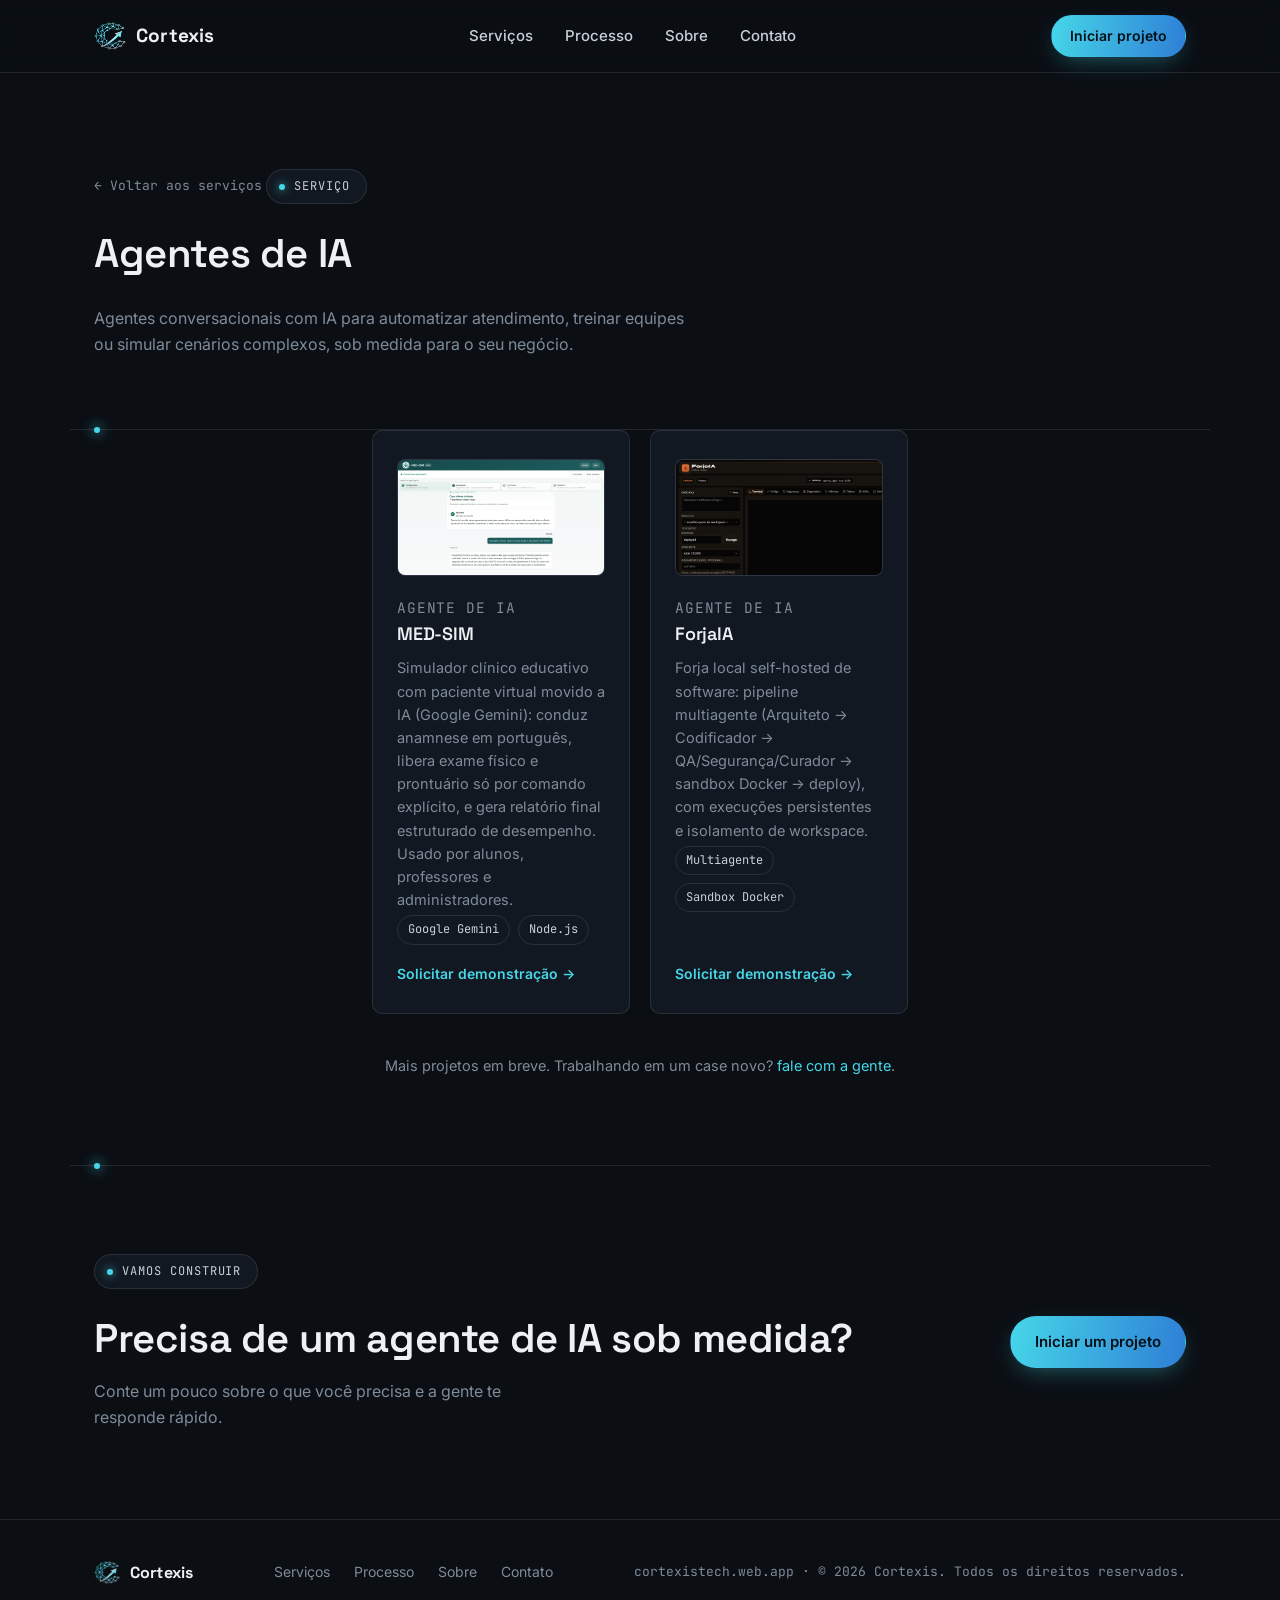
<file: agentes-ia.html>
<!DOCTYPE html>
<html lang="pt-BR">
<head>
<meta charset="UTF-8">
<meta name="viewport" content="width=device-width, initial-scale=1.0">
<title>Agentes de IA — Portfólio Cortexis</title>
<meta name="description" content="Agentes conversacionais com IA desenvolvidos pela Cortexis para automatizar atendimento, treinar equipes ou simular cenários complexos.">
<link rel="canonical" href="https://cortexistech.web.app/agentes-ia.html">
<link rel="icon" href="img/favicon.svg" type="image/svg+xml">
<link rel="preconnect" href="https://fonts.googleapis.com">
<link rel="preconnect" href="https://fonts.gstatic.com" crossorigin>
<link href="https://fonts.googleapis.com/css2?family=Space+Grotesk:wght@500;600;700&family=Inter:wght@400;500;600&family=JetBrains+Mono:wght@400;500&display=swap" rel="stylesheet">
<link rel="stylesheet" href="css/style.css">
</head>
<body>

<a class="skip-link" href="#main">Pular para o conteúdo</a>

<header class="site-header" id="top">
  <div class="wrap header-inner">
    <a href="index.html#top" class="brand" aria-label="Cortexis — início">
      <img class="brand-mark" src="img/logo-icon.png" alt="" width="32" height="29">
      <span>Cortexis</span>
    </a>

    <nav class="main-nav" id="main-nav">
      <a href="index.html#servicos">Serviços</a>
      <a href="index.html#processo">Processo</a>
      <a href="index.html#sobre">Sobre</a>
      <a href="index.html#contato">Contato</a>
    </nav>

    <div class="header-actions">
      <a href="index.html#contato" class="btn btn-primary btn-small">Iniciar projeto</a>
      <button class="nav-toggle" id="navToggle" aria-expanded="false" aria-controls="main-nav" aria-label="Abrir menu">
        <span></span><span></span><span></span>
      </button>
    </div>
  </div>
</header>

<main id="main">

  <section class="page-hero">
    <div class="wrap">
      <a href="index.html#servicos" class="back-link">← Voltar aos serviços</a>
      <p class="eyebrow"><span class="eyebrow-dot"></span>Serviço</p>
      <h1 class="section-title">Agentes de IA</h1>
      <p class="section-sub">
        Agentes conversacionais com IA para automatizar atendimento, treinar equipes
        ou simular cenários complexos, sob medida para o seu negócio.
      </p>
    </div>
  </section>

  <div class="divider" role="presentation"><span></span></div>

  <section class="portfolio">
    <div class="wrap">
      <div class="card-grid portfolio-grid">

        <article class="card portfolio-card">
          <div class="portfolio-thumb portfolio-thumb-img">
            <img src="img/portfolio/medsim.jpg" alt="Simulação de anamnese em andamento no MED-SIM, com o paciente virtual respondendo perguntas" loading="lazy">
          </div>
          <p class="portfolio-tag">Agente de IA</p>
          <h3>MED-SIM</h3>
          <p>Simulador clínico educativo com paciente virtual movido a IA (Google Gemini): conduz anamnese em português, libera exame físico e prontuário só por comando explícito, e gera relatório final estruturado de desempenho. Usado por alunos, professores e administradores.</p>
          <ul class="portfolio-stack">
            <li>Google Gemini</li>
            <li>Node.js</li>
          </ul>
          <a href="index.html#contato" class="portfolio-link">Solicitar demonstração →</a>
        </article>

        <article class="card portfolio-card">
          <div class="portfolio-thumb portfolio-thumb-img">
            <img src="img/portfolio/forjaia.jpg" alt="Painel do ForjaIA mostrando o pipeline multiagente de desenvolvimento de software" loading="lazy">
          </div>
          <p class="portfolio-tag">Agente de IA</p>
          <h3>ForjaIA</h3>
          <p>Forja local self-hosted de software: pipeline multiagente (Arquiteto → Codificador → QA/Segurança/Curador → sandbox Docker → deploy), com execuções persistentes e isolamento de workspace.</p>
          <ul class="portfolio-stack">
            <li>Multiagente</li>
            <li>Sandbox Docker</li>
          </ul>
          <a href="index.html#contato" class="portfolio-link">Solicitar demonstração →</a>
        </article>

      </div>

      <p class="portfolio-note">Mais projetos em breve. Trabalhando em um case novo? <a href="index.html#contato">fale com a gente</a>.</p>
    </div>
  </section>

  <div class="divider" role="presentation"><span></span></div>

  <section class="contact contact-cta">
    <div class="wrap contact-cta-inner">
      <div>
        <p class="eyebrow"><span class="eyebrow-dot"></span>Vamos construir</p>
        <h2 class="section-title">Precisa de um agente de IA sob medida?</h2>
        <p class="section-sub">Conte um pouco sobre o que você precisa e a gente te responde rápido.</p>
      </div>
      <a href="index.html#contato" class="btn btn-primary">Iniciar um projeto</a>
    </div>
  </section>

</main>

<footer class="site-footer">
  <div class="wrap footer-inner">
    <a href="index.html#top" class="brand brand-footer">
      <img class="brand-mark" src="img/logo-icon.png" alt="" width="26" height="23">
      <span>Cortexis</span>
    </a>
    <nav class="footer-nav">
      <a href="index.html#servicos">Serviços</a>
      <a href="index.html#processo">Processo</a>
      <a href="index.html#sobre">Sobre</a>
      <a href="index.html#contato">Contato</a>
    </nav>
    <p class="footer-meta">cortexistech.web.app · © 2026 Cortexis. Todos os direitos reservados.</p>
  </div>
</footer>

<script src="js/script.js"></script>
</body>
</html>
</file>
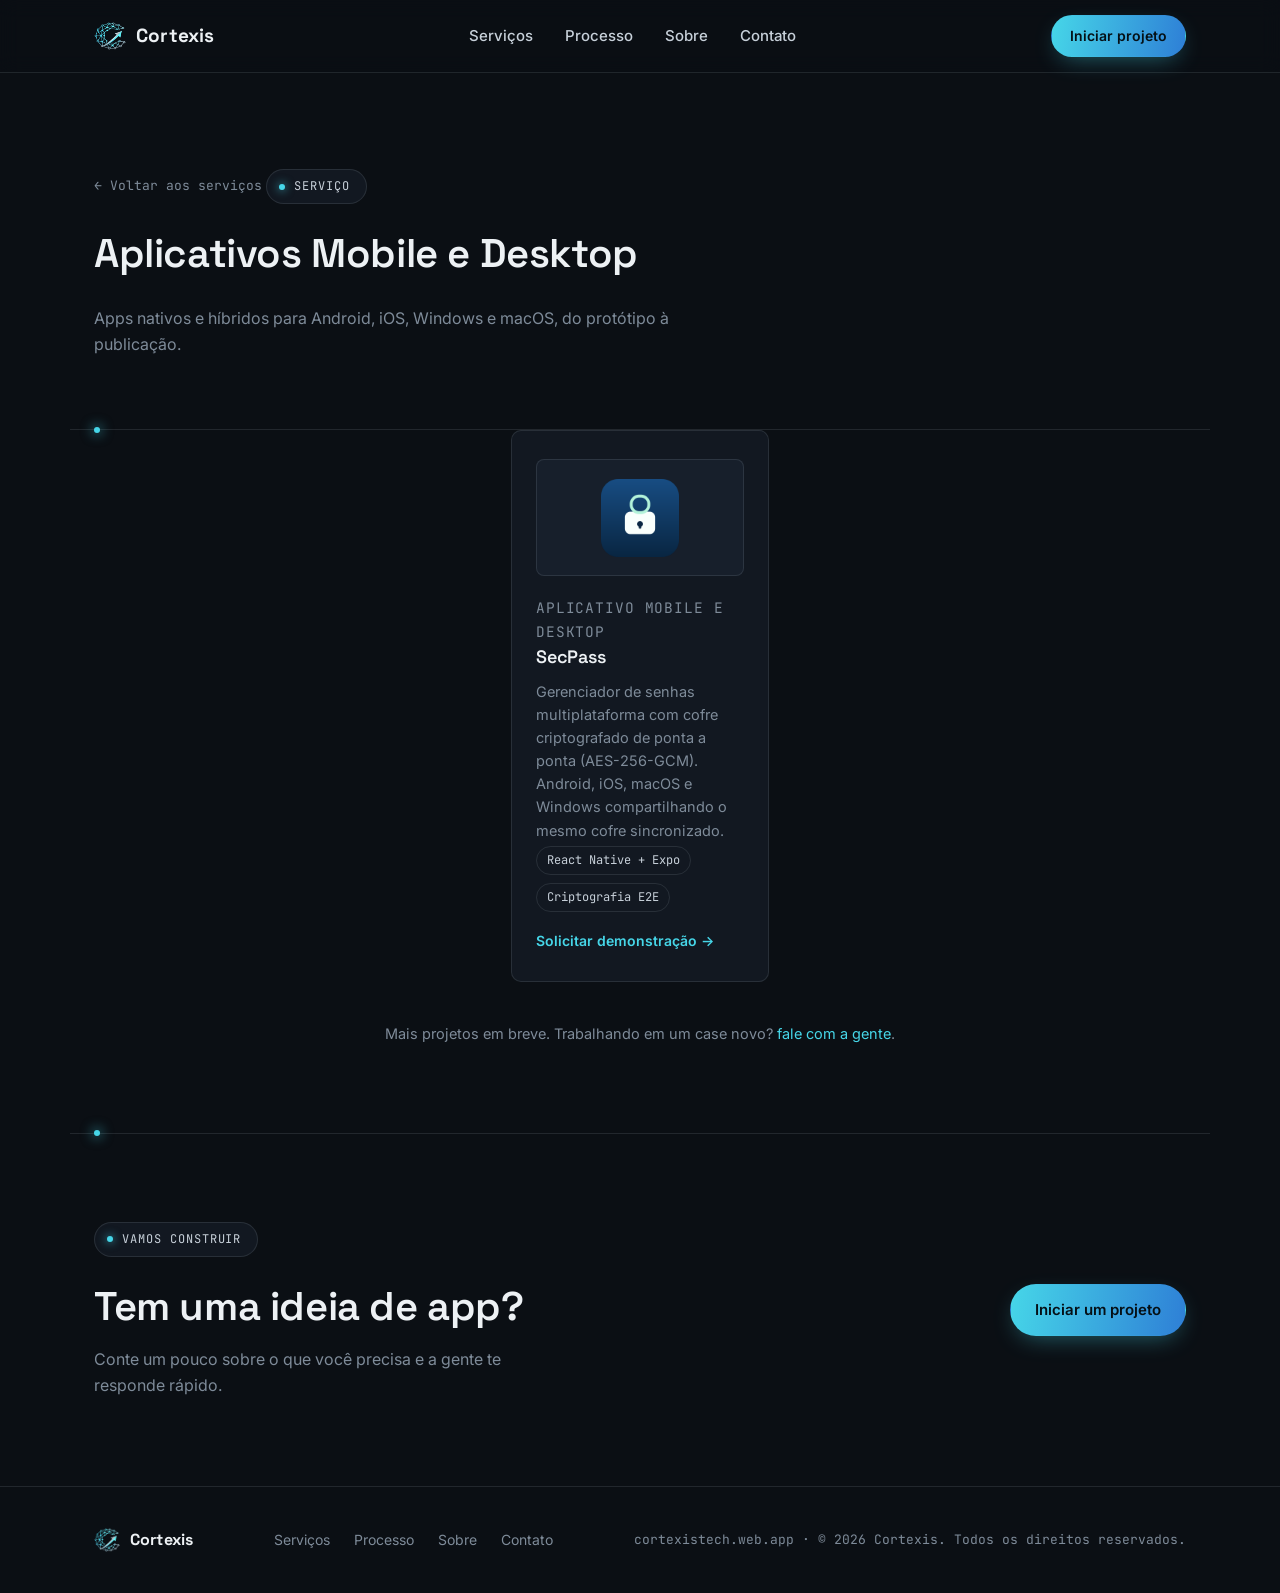
<file: aplicativos-mobile.html>
<!DOCTYPE html>
<html lang="pt-BR">
<head>
<meta charset="UTF-8">
<meta name="viewport" content="width=device-width, initial-scale=1.0">
<title>Aplicativos Mobile e Desktop — Portfólio Cortexis</title>
<meta name="description" content="Aplicativos nativos e híbridos desenvolvidos pela Cortexis para Android, iOS, Windows e macOS.">
<link rel="canonical" href="https://cortexistech.web.app/aplicativos-mobile.html">
<link rel="icon" href="img/favicon.svg" type="image/svg+xml">
<link rel="preconnect" href="https://fonts.googleapis.com">
<link rel="preconnect" href="https://fonts.gstatic.com" crossorigin>
<link href="https://fonts.googleapis.com/css2?family=Space+Grotesk:wght@500;600;700&family=Inter:wght@400;500;600&family=JetBrains+Mono:wght@400;500&display=swap" rel="stylesheet">
<link rel="stylesheet" href="css/style.css">
</head>
<body>

<a class="skip-link" href="#main">Pular para o conteúdo</a>

<header class="site-header" id="top">
  <div class="wrap header-inner">
    <a href="index.html#top" class="brand" aria-label="Cortexis — início">
      <img class="brand-mark" src="img/logo-icon.png" alt="" width="32" height="29">
      <span>Cortexis</span>
    </a>

    <nav class="main-nav" id="main-nav">
      <a href="index.html#servicos">Serviços</a>
      <a href="index.html#processo">Processo</a>
      <a href="index.html#sobre">Sobre</a>
      <a href="index.html#contato">Contato</a>
    </nav>

    <div class="header-actions">
      <a href="index.html#contato" class="btn btn-primary btn-small">Iniciar projeto</a>
      <button class="nav-toggle" id="navToggle" aria-expanded="false" aria-controls="main-nav" aria-label="Abrir menu">
        <span></span><span></span><span></span>
      </button>
    </div>
  </div>
</header>

<main id="main">

  <section class="page-hero">
    <div class="wrap">
      <a href="index.html#servicos" class="back-link">← Voltar aos serviços</a>
      <p class="eyebrow"><span class="eyebrow-dot"></span>Serviço</p>
      <h1 class="section-title">Aplicativos Mobile e Desktop</h1>
      <p class="section-sub">
        Apps nativos e híbridos para Android, iOS, Windows e macOS, do protótipo à publicação.
      </p>
    </div>
  </section>

  <div class="divider" role="presentation"><span></span></div>

  <section class="portfolio">
    <div class="wrap">
      <div class="card-grid portfolio-grid">

        <article class="card portfolio-card">
          <div class="portfolio-thumb portfolio-thumb-icon">
            <img src="img/portfolio/secpass-icon.png" alt="Ícone do aplicativo SecPass" loading="lazy">
          </div>
          <p class="portfolio-tag">Aplicativo mobile e desktop</p>
          <h3>SecPass</h3>
          <p>Gerenciador de senhas multiplataforma com cofre criptografado de ponta a ponta (AES-256-GCM). Android, iOS, macOS e Windows compartilhando o mesmo cofre sincronizado.</p>
          <ul class="portfolio-stack">
            <li>React Native + Expo</li>
            <li>Criptografia E2E</li>
          </ul>
          <a href="index.html#contato" class="portfolio-link">Solicitar demonstração →</a>
        </article>

      </div>

      <p class="portfolio-note">Mais projetos em breve. Trabalhando em um case novo? <a href="index.html#contato">fale com a gente</a>.</p>
    </div>
  </section>

  <div class="divider" role="presentation"><span></span></div>

  <section class="contact contact-cta">
    <div class="wrap contact-cta-inner">
      <div>
        <p class="eyebrow"><span class="eyebrow-dot"></span>Vamos construir</p>
        <h2 class="section-title">Tem uma ideia de app?</h2>
        <p class="section-sub">Conte um pouco sobre o que você precisa e a gente te responde rápido.</p>
      </div>
      <a href="index.html#contato" class="btn btn-primary">Iniciar um projeto</a>
    </div>
  </section>

</main>

<footer class="site-footer">
  <div class="wrap footer-inner">
    <a href="index.html#top" class="brand brand-footer">
      <img class="brand-mark" src="img/logo-icon.png" alt="" width="26" height="23">
      <span>Cortexis</span>
    </a>
    <nav class="footer-nav">
      <a href="index.html#servicos">Serviços</a>
      <a href="index.html#processo">Processo</a>
      <a href="index.html#sobre">Sobre</a>
      <a href="index.html#contato">Contato</a>
    </nav>
    <p class="footer-meta">cortexistech.web.app · © 2026 Cortexis. Todos os direitos reservados.</p>
  </div>
</footer>

<script src="js/script.js"></script>
</body>
</html>
</file>
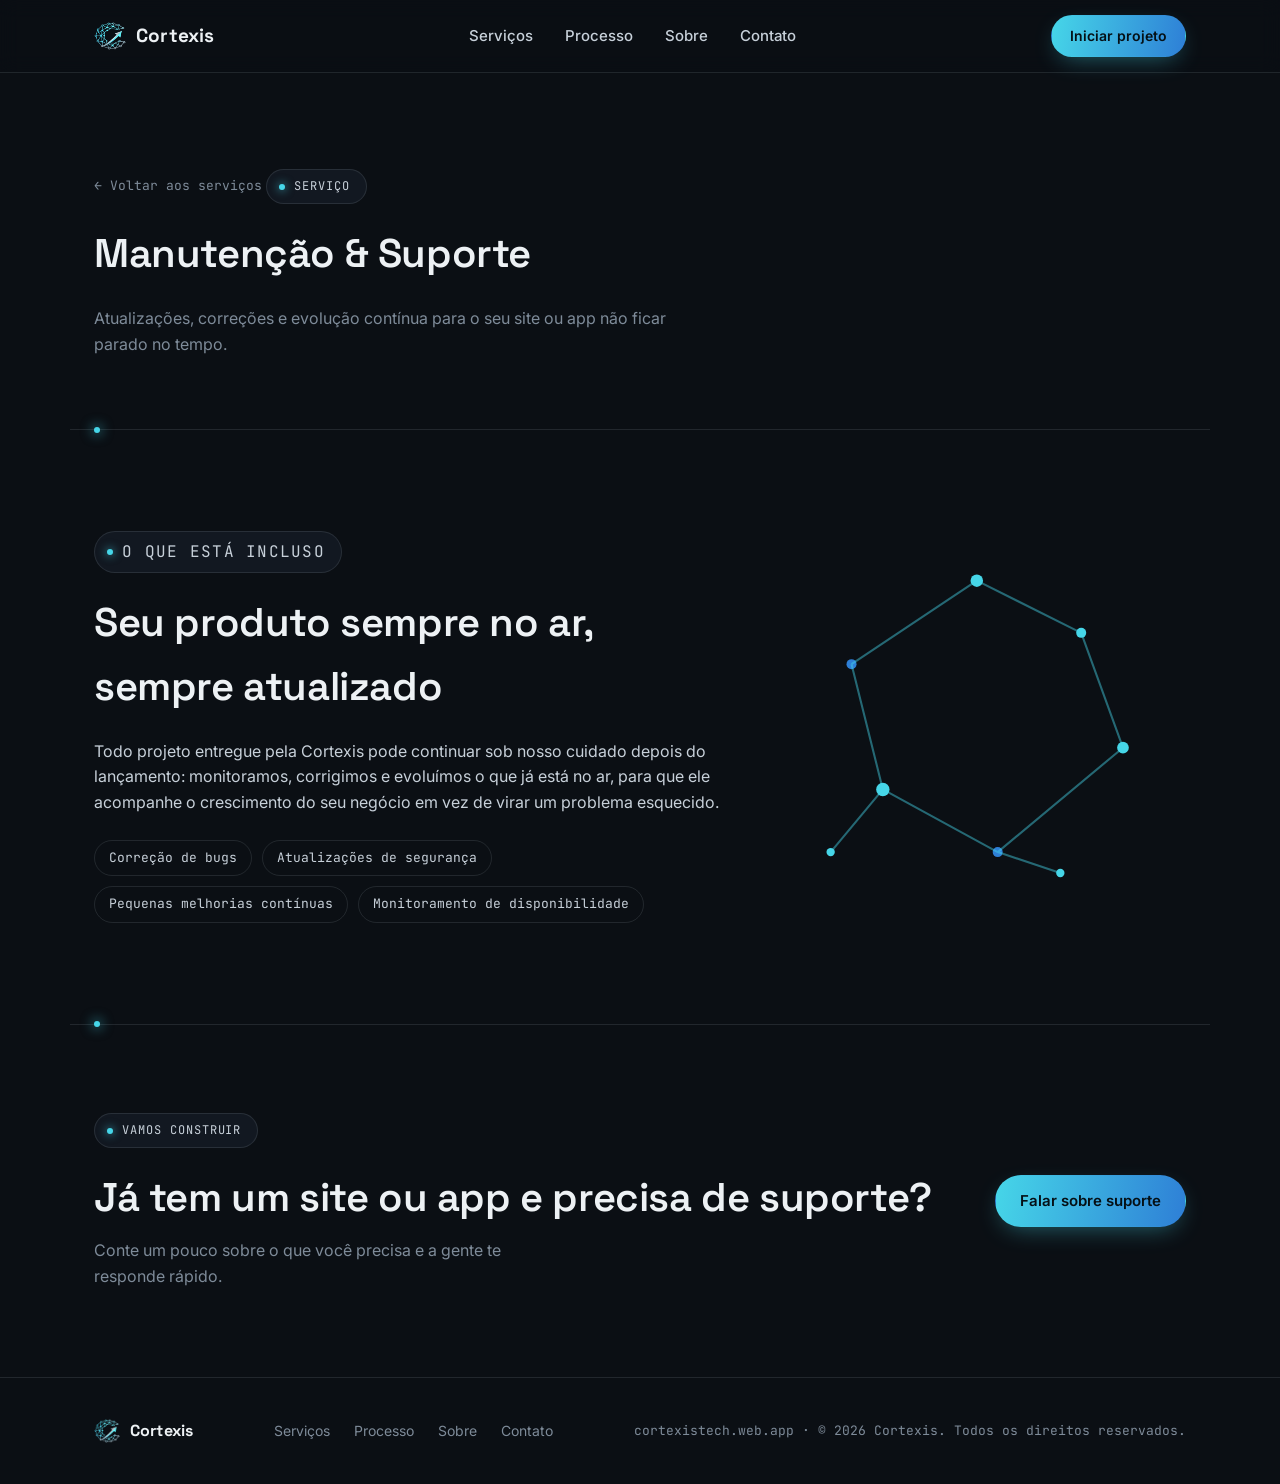
<file: manutencao-suporte.html>
<!DOCTYPE html>
<html lang="pt-BR">
<head>
<meta charset="UTF-8">
<meta name="viewport" content="width=device-width, initial-scale=1.0">
<title>Manutenção & Suporte — Cortexis</title>
<meta name="description" content="Atualizações, correções e evolução contínua para o seu site ou app não ficar parado no tempo.">
<link rel="canonical" href="https://cortexistech.web.app/manutencao-suporte.html">
<link rel="icon" href="img/favicon.svg" type="image/svg+xml">
<link rel="preconnect" href="https://fonts.googleapis.com">
<link rel="preconnect" href="https://fonts.gstatic.com" crossorigin>
<link href="https://fonts.googleapis.com/css2?family=Space+Grotesk:wght@500;600;700&family=Inter:wght@400;500;600&family=JetBrains+Mono:wght@400;500&display=swap" rel="stylesheet">
<link rel="stylesheet" href="css/style.css">
</head>
<body>

<a class="skip-link" href="#main">Pular para o conteúdo</a>

<header class="site-header" id="top">
  <div class="wrap header-inner">
    <a href="index.html#top" class="brand" aria-label="Cortexis — início">
      <img class="brand-mark" src="img/logo-icon.png" alt="" width="32" height="29">
      <span>Cortexis</span>
    </a>

    <nav class="main-nav" id="main-nav">
      <a href="index.html#servicos">Serviços</a>
      <a href="index.html#processo">Processo</a>
      <a href="index.html#sobre">Sobre</a>
      <a href="index.html#contato">Contato</a>
    </nav>

    <div class="header-actions">
      <a href="index.html#contato" class="btn btn-primary btn-small">Iniciar projeto</a>
      <button class="nav-toggle" id="navToggle" aria-expanded="false" aria-controls="main-nav" aria-label="Abrir menu">
        <span></span><span></span><span></span>
      </button>
    </div>
  </div>
</header>

<main id="main">

  <section class="page-hero">
    <div class="wrap">
      <a href="index.html#servicos" class="back-link">← Voltar aos serviços</a>
      <p class="eyebrow"><span class="eyebrow-dot"></span>Serviço</p>
      <h1 class="section-title">Manutenção &amp; Suporte</h1>
      <p class="section-sub">
        Atualizações, correções e evolução contínua para o seu site ou app não ficar parado no tempo.
      </p>
    </div>
  </section>

  <div class="divider" role="presentation"><span></span></div>

  <section class="about">
    <div class="wrap about-inner">
      <div class="about-text">
        <p class="eyebrow"><span class="eyebrow-dot"></span>O que está incluso</p>
        <h2 class="section-title">Seu produto sempre no ar, sempre atualizado</h2>
        <p>
          Todo projeto entregue pela Cortexis pode continuar sob nosso cuidado depois do lançamento:
          monitoramos, corrigimos e evoluímos o que já está no ar, para que ele acompanhe o crescimento
          do seu negócio em vez de virar um problema esquecido.
        </p>
        <ul class="value-chips">
          <li>Correção de bugs</li>
          <li>Atualizações de segurança</li>
          <li>Pequenas melhorias contínuas</li>
          <li>Monitoramento de disponibilidade</li>
        </ul>
      </div>
      <svg class="about-graphic" viewBox="0 0 200 200" fill="none" aria-hidden="true">
        <g class="graphic-nodes">
          <circle cx="100" cy="30" r="3"/><circle cx="150" cy="55" r="2.4"/>
          <circle cx="40" cy="70" r="2.4"/><circle cx="170" cy="110" r="2.8"/>
          <circle cx="55" cy="130" r="3.2"/><circle cx="110" cy="160" r="2.4"/>
          <circle cx="30" cy="160" r="2"/><circle cx="140" cy="170" r="2"/>
        </g>
        <g class="graphic-lines" stroke="currentColor" stroke-width="1" opacity=".45">
          <path d="M100 30 150 55 M100 30 40 70 M150 55 170 110 M40 70 55 130 M170 110 110 160 M55 130 110 160 M55 130 30 160 M110 160 140 170"/>
        </g>
      </svg>
    </div>
  </section>

  <div class="divider" role="presentation"><span></span></div>

  <section class="contact contact-cta">
    <div class="wrap contact-cta-inner">
      <div>
        <p class="eyebrow"><span class="eyebrow-dot"></span>Vamos construir</p>
        <h2 class="section-title">Já tem um site ou app e precisa de suporte?</h2>
        <p class="section-sub">Conte um pouco sobre o que você precisa e a gente te responde rápido.</p>
      </div>
      <a href="index.html#contato" class="btn btn-primary">Falar sobre suporte</a>
    </div>
  </section>

</main>

<footer class="site-footer">
  <div class="wrap footer-inner">
    <a href="index.html#top" class="brand brand-footer">
      <img class="brand-mark" src="img/logo-icon.png" alt="" width="26" height="23">
      <span>Cortexis</span>
    </a>
    <nav class="footer-nav">
      <a href="index.html#servicos">Serviços</a>
      <a href="index.html#processo">Processo</a>
      <a href="index.html#sobre">Sobre</a>
      <a href="index.html#contato">Contato</a>
    </nav>
    <p class="footer-meta">cortexistech.web.app · © 2026 Cortexis. Todos os direitos reservados.</p>
  </div>
</footer>

<script src="js/script.js"></script>
</body>
</html>
</file>
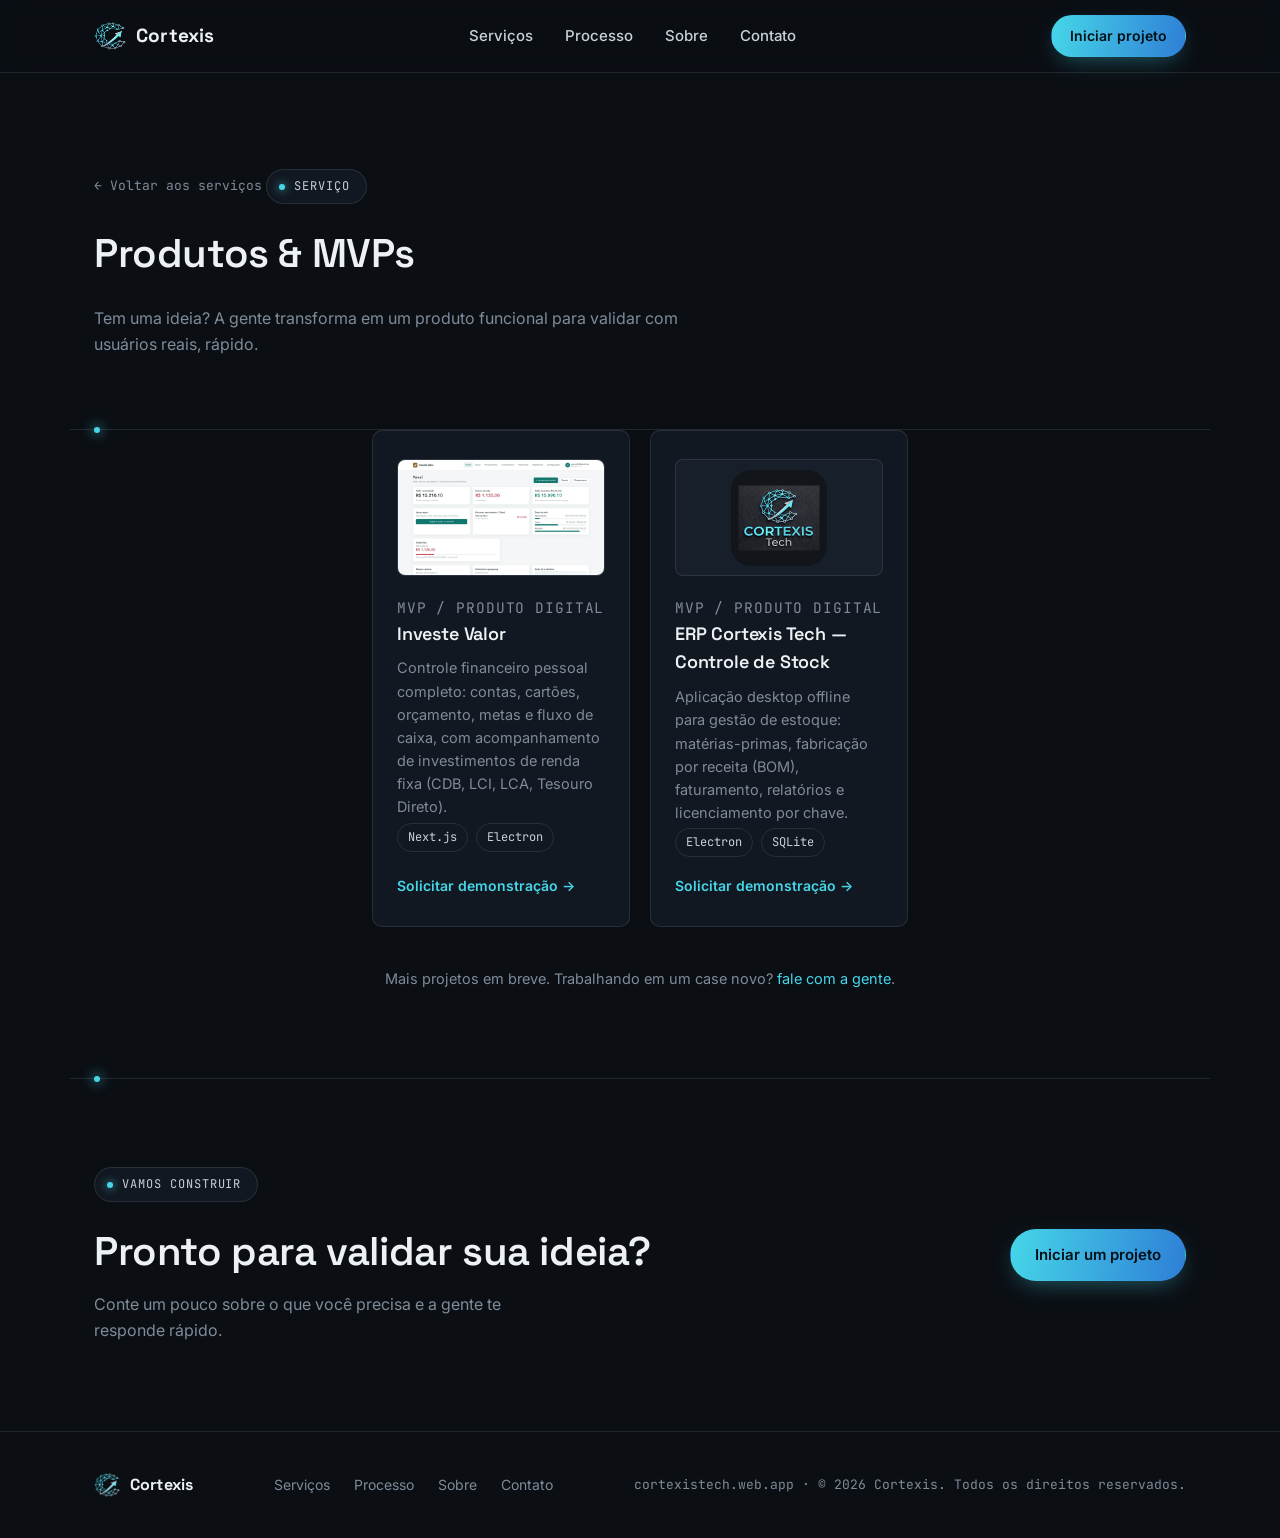
<file: produtos-mvps.html>
<!DOCTYPE html>
<html lang="pt-BR">
<head>
<meta charset="UTF-8">
<meta name="viewport" content="width=device-width, initial-scale=1.0">
<title>Produtos & MVPs — Portfólio Cortexis</title>
<meta name="description" content="MVPs e produtos digitais desenvolvidos pela Cortexis para validar ideias com usuários reais, rápido.">
<link rel="canonical" href="https://cortexistech.web.app/produtos-mvps.html">
<link rel="icon" href="img/favicon.svg" type="image/svg+xml">
<link rel="preconnect" href="https://fonts.googleapis.com">
<link rel="preconnect" href="https://fonts.gstatic.com" crossorigin>
<link href="https://fonts.googleapis.com/css2?family=Space+Grotesk:wght@500;600;700&family=Inter:wght@400;500;600&family=JetBrains+Mono:wght@400;500&display=swap" rel="stylesheet">
<link rel="stylesheet" href="css/style.css">
</head>
<body>

<a class="skip-link" href="#main">Pular para o conteúdo</a>

<header class="site-header" id="top">
  <div class="wrap header-inner">
    <a href="index.html#top" class="brand" aria-label="Cortexis — início">
      <img class="brand-mark" src="img/logo-icon.png" alt="" width="32" height="29">
      <span>Cortexis</span>
    </a>

    <nav class="main-nav" id="main-nav">
      <a href="index.html#servicos">Serviços</a>
      <a href="index.html#processo">Processo</a>
      <a href="index.html#sobre">Sobre</a>
      <a href="index.html#contato">Contato</a>
    </nav>

    <div class="header-actions">
      <a href="index.html#contato" class="btn btn-primary btn-small">Iniciar projeto</a>
      <button class="nav-toggle" id="navToggle" aria-expanded="false" aria-controls="main-nav" aria-label="Abrir menu">
        <span></span><span></span><span></span>
      </button>
    </div>
  </div>
</header>

<main id="main">

  <section class="page-hero">
    <div class="wrap">
      <a href="index.html#servicos" class="back-link">← Voltar aos serviços</a>
      <p class="eyebrow"><span class="eyebrow-dot"></span>Serviço</p>
      <h1 class="section-title">Produtos &amp; MVPs</h1>
      <p class="section-sub">
        Tem uma ideia? A gente transforma em um produto funcional para validar com usuários reais, rápido.
      </p>
    </div>
  </section>

  <div class="divider" role="presentation"><span></span></div>

  <section class="portfolio">
    <div class="wrap">
      <div class="card-grid portfolio-grid">

        <article class="card portfolio-card">
          <div class="portfolio-thumb portfolio-thumb-img">
            <img src="img/portfolio/investe-valor.jpg" alt="Painel do aplicativo Investe Valor" loading="lazy">
          </div>
          <p class="portfolio-tag">MVP / Produto digital</p>
          <h3>Investe Valor</h3>
          <p>Controle financeiro pessoal completo: contas, cartões, orçamento, metas e fluxo de caixa, com acompanhamento de investimentos de renda fixa (CDB, LCI, LCA, Tesouro Direto).</p>
          <ul class="portfolio-stack">
            <li>Next.js</li>
            <li>Electron</li>
          </ul>
          <a href="index.html#contato" class="portfolio-link">Solicitar demonstração →</a>
        </article>

        <article class="card portfolio-card">
          <div class="portfolio-thumb portfolio-thumb-icon">
            <img src="img/portfolio/controle-estoque-icon.png" alt="Ícone do ERP Cortexis Tech — Controle de Stock" loading="lazy">
          </div>
          <p class="portfolio-tag">MVP / Produto digital</p>
          <h3>ERP Cortexis Tech — Controle de Stock</h3>
          <p>Aplicação desktop offline para gestão de estoque: matérias-primas, fabricação por receita (BOM), faturamento, relatórios e licenciamento por chave.</p>
          <ul class="portfolio-stack">
            <li>Electron</li>
            <li>SQLite</li>
          </ul>
          <a href="index.html#contato" class="portfolio-link">Solicitar demonstração →</a>
        </article>

      </div>

      <p class="portfolio-note">Mais projetos em breve. Trabalhando em um case novo? <a href="index.html#contato">fale com a gente</a>.</p>
    </div>
  </section>

  <div class="divider" role="presentation"><span></span></div>

  <section class="contact contact-cta">
    <div class="wrap contact-cta-inner">
      <div>
        <p class="eyebrow"><span class="eyebrow-dot"></span>Vamos construir</p>
        <h2 class="section-title">Pronto para validar sua ideia?</h2>
        <p class="section-sub">Conte um pouco sobre o que você precisa e a gente te responde rápido.</p>
      </div>
      <a href="index.html#contato" class="btn btn-primary">Iniciar um projeto</a>
    </div>
  </section>

</main>

<footer class="site-footer">
  <div class="wrap footer-inner">
    <a href="index.html#top" class="brand brand-footer">
      <img class="brand-mark" src="img/logo-icon.png" alt="" width="26" height="23">
      <span>Cortexis</span>
    </a>
    <nav class="footer-nav">
      <a href="index.html#servicos">Serviços</a>
      <a href="index.html#processo">Processo</a>
      <a href="index.html#sobre">Sobre</a>
      <a href="index.html#contato">Contato</a>
    </nav>
    <p class="footer-meta">cortexistech.web.app · © 2026 Cortexis. Todos os direitos reservados.</p>
  </div>
</footer>

<script src="js/script.js"></script>
</body>
</html>
</file>
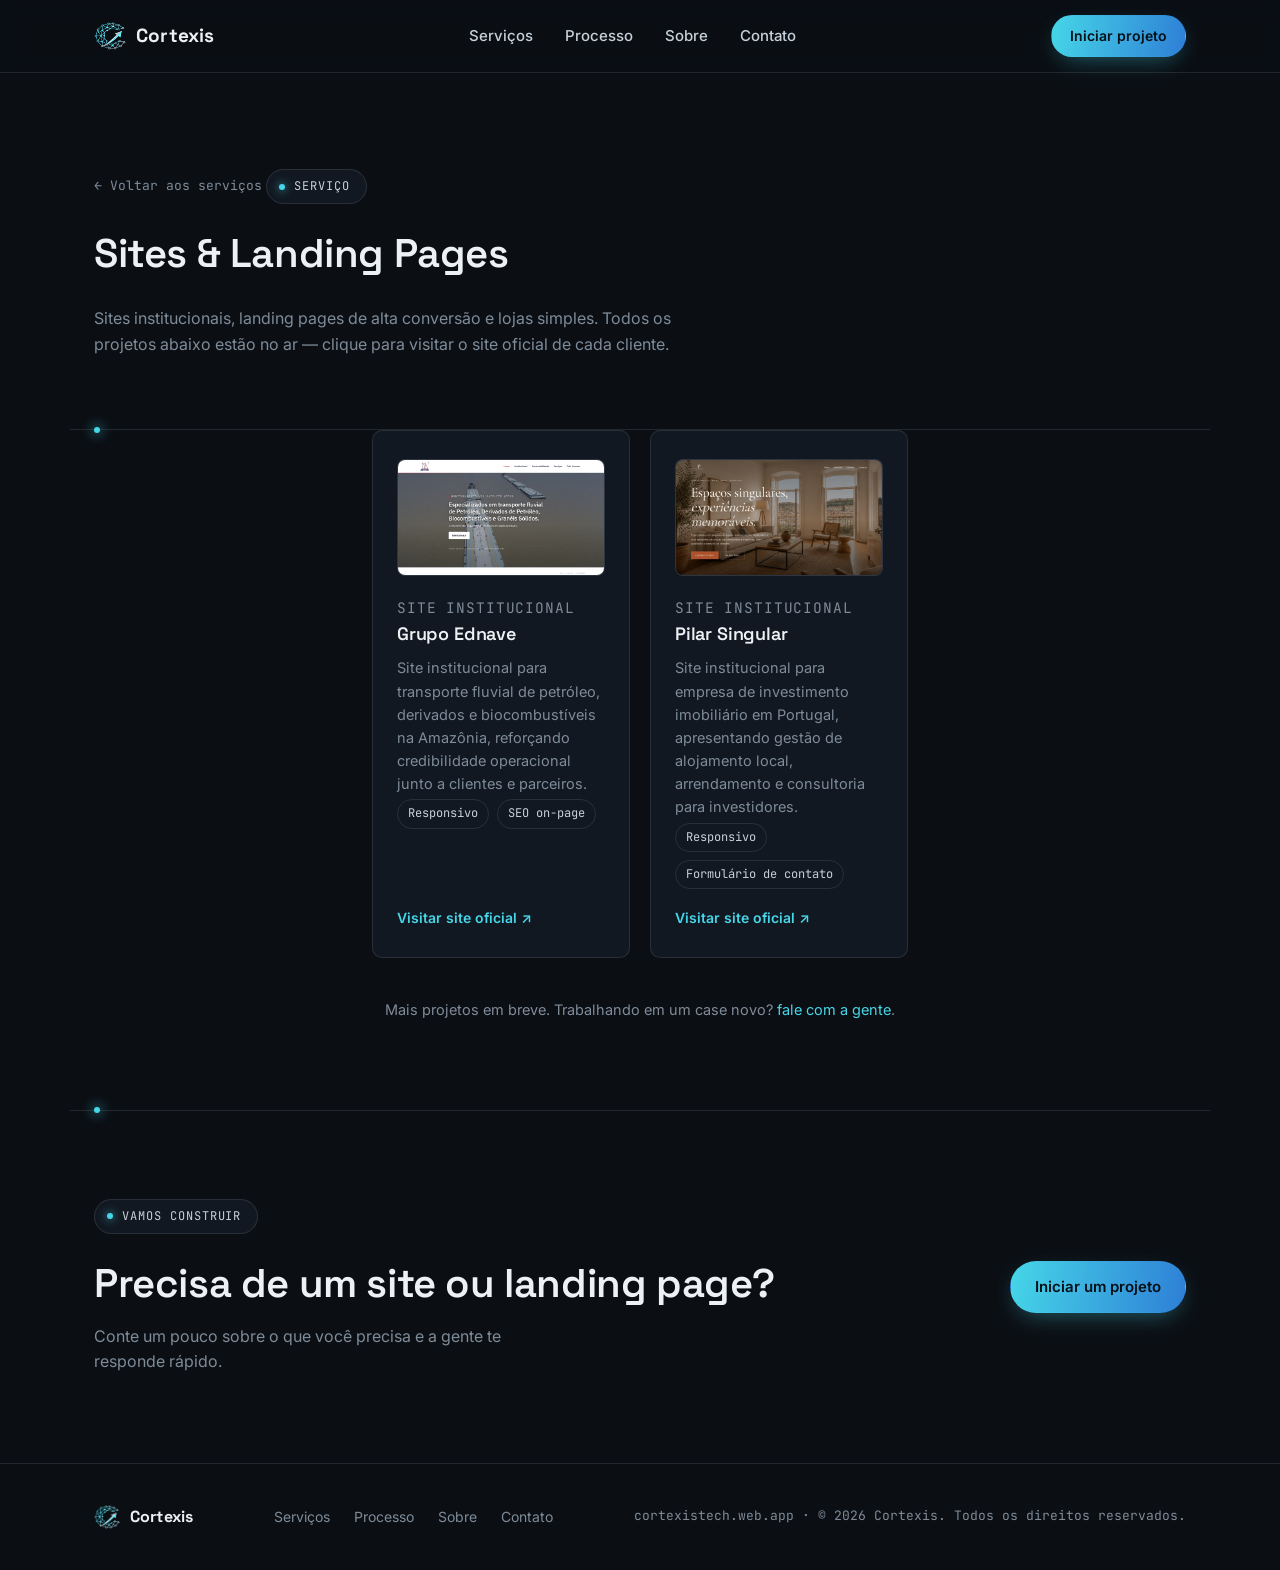
<file: sites-landing-pages.html>
<!DOCTYPE html>
<html lang="pt-BR">
<head>
<meta charset="UTF-8">
<meta name="viewport" content="width=device-width, initial-scale=1.0">
<title>Sites & Landing Pages — Portfólio Cortexis</title>
<meta name="description" content="Sites institucionais e landing pages desenvolvidos pela Cortexis — projetos reais, com link direto para o site oficial de cada cliente.">
<link rel="canonical" href="https://cortexistech.web.app/sites-landing-pages.html">
<link rel="icon" href="img/favicon.svg" type="image/svg+xml">
<link rel="preconnect" href="https://fonts.googleapis.com">
<link rel="preconnect" href="https://fonts.gstatic.com" crossorigin>
<link href="https://fonts.googleapis.com/css2?family=Space+Grotesk:wght@500;600;700&family=Inter:wght@400;500;600&family=JetBrains+Mono:wght@400;500&display=swap" rel="stylesheet">
<link rel="stylesheet" href="css/style.css">
</head>
<body>

<a class="skip-link" href="#main">Pular para o conteúdo</a>

<header class="site-header" id="top">
  <div class="wrap header-inner">
    <a href="index.html#top" class="brand" aria-label="Cortexis — início">
      <img class="brand-mark" src="img/logo-icon.png" alt="" width="32" height="29">
      <span>Cortexis</span>
    </a>

    <nav class="main-nav" id="main-nav">
      <a href="index.html#servicos">Serviços</a>
      <a href="index.html#processo">Processo</a>
      <a href="index.html#sobre">Sobre</a>
      <a href="index.html#contato">Contato</a>
    </nav>

    <div class="header-actions">
      <a href="index.html#contato" class="btn btn-primary btn-small">Iniciar projeto</a>
      <button class="nav-toggle" id="navToggle" aria-expanded="false" aria-controls="main-nav" aria-label="Abrir menu">
        <span></span><span></span><span></span>
      </button>
    </div>
  </div>
</header>

<main id="main">

  <section class="page-hero">
    <div class="wrap">
      <a href="index.html#servicos" class="back-link">← Voltar aos serviços</a>
      <p class="eyebrow"><span class="eyebrow-dot"></span>Serviço</p>
      <h1 class="section-title">Sites &amp; Landing Pages</h1>
      <p class="section-sub">
        Sites institucionais, landing pages de alta conversão e lojas simples.
        Todos os projetos abaixo estão no ar — clique para visitar o site oficial de cada cliente.
      </p>
    </div>
  </section>

  <div class="divider" role="presentation"><span></span></div>

  <section class="portfolio">
    <div class="wrap">
      <div class="card-grid portfolio-grid">

        <article class="card portfolio-card">
          <div class="portfolio-thumb portfolio-thumb-img">
            <img src="img/portfolio/grupo-ednave.jpg" alt="Página inicial do site da Grupo Ednave" loading="lazy">
          </div>
          <p class="portfolio-tag">Site institucional</p>
          <h3>Grupo Ednave</h3>
          <p>Site institucional para transporte fluvial de petróleo, derivados e biocombustíveis na Amazônia, reforçando credibilidade operacional junto a clientes e parceiros.</p>
          <ul class="portfolio-stack">
            <li>Responsivo</li>
            <li>SEO on-page</li>
          </ul>
          <a href="https://www.grupoednave.com.br" class="portfolio-link" target="_blank" rel="noopener">Visitar site oficial ↗</a>
        </article>

        <article class="card portfolio-card">
          <div class="portfolio-thumb portfolio-thumb-img">
            <img src="img/portfolio/pilar-singular.jpg" alt="Página inicial do site da Pilar Singular" loading="lazy">
          </div>
          <p class="portfolio-tag">Site institucional</p>
          <h3>Pilar Singular</h3>
          <p>Site institucional para empresa de investimento imobiliário em Portugal, apresentando gestão de alojamento local, arrendamento e consultoria para investidores.</p>
          <ul class="portfolio-stack">
            <li>Responsivo</li>
            <li>Formulário de contato</li>
          </ul>
          <a href="https://www.pilarsingular.pt" class="portfolio-link" target="_blank" rel="noopener">Visitar site oficial ↗</a>
        </article>

      </div>

      <p class="portfolio-note">Mais projetos em breve. Trabalhando em um case novo? <a href="index.html#contato">fale com a gente</a>.</p>
    </div>
  </section>

  <div class="divider" role="presentation"><span></span></div>

  <section class="contact contact-cta">
    <div class="wrap contact-cta-inner">
      <div>
        <p class="eyebrow"><span class="eyebrow-dot"></span>Vamos construir</p>
        <h2 class="section-title">Precisa de um site ou landing page?</h2>
        <p class="section-sub">Conte um pouco sobre o que você precisa e a gente te responde rápido.</p>
      </div>
      <a href="index.html#contato" class="btn btn-primary">Iniciar um projeto</a>
    </div>
  </section>

</main>

<footer class="site-footer">
  <div class="wrap footer-inner">
    <a href="index.html#top" class="brand brand-footer">
      <img class="brand-mark" src="img/logo-icon.png" alt="" width="26" height="23">
      <span>Cortexis</span>
    </a>
    <nav class="footer-nav">
      <a href="index.html#servicos">Serviços</a>
      <a href="index.html#processo">Processo</a>
      <a href="index.html#sobre">Sobre</a>
      <a href="index.html#contato">Contato</a>
    </nav>
    <p class="footer-meta">cortexistech.web.app · © 2026 Cortexis. Todos os direitos reservados.</p>
  </div>
</footer>

<script src="js/script.js"></script>
</body>
</html>
</file>
<file: css/style.css>
/* ============================================================
   Cortexis — tokens
   ============================================================ */
:root {
  --void: #0b0f14;
  --panel: #121821;
  --panel-2: #171f2b;
  --cyan: #46d6e8;
  --blue: #2e7fd6;
  --silver: #c7d0d9;
  --ink: #edf1f4;
  --muted: #7e8b99;
  --line: rgba(199, 208, 217, 0.12);

  --font-display: "Space Grotesk", "Helvetica Neue", Arial, sans-serif;
  --font-body: "Inter", "Helvetica Neue", Arial, sans-serif;
  --font-mono: "JetBrains Mono", "SFMono-Regular", Menlo, monospace;

  --wrap: 1140px;
  --radius: 10px;
}

* { box-sizing: border-box; }
html { scroll-behavior: smooth; }
@media (prefers-reduced-motion: reduce) {
  html { scroll-behavior: auto; }
  * { animation-duration: 0.001ms !important; animation-iteration-count: 1 !important; transition-duration: 0.001ms !important; }
}

body {
  margin: 0;
  background: var(--void);
  color: var(--ink);
  font-family: var(--font-body);
  font-size: 16px;
  line-height: 1.6;
  -webkit-font-smoothing: antialiased;
}

h1, h2, h3 { font-family: var(--font-display); font-weight: 600; margin: 0 0 0.5em; letter-spacing: -0.01em; }
p { margin: 0 0 1em; color: var(--silver); }
a { color: inherit; }
img, svg { display: block; max-width: 100%; }

.wrap { width: 100%; max-width: var(--wrap); margin: 0 auto; padding: 0 24px; }

.skip-link {
  position: absolute; left: -999px; top: 0;
  background: var(--cyan); color: var(--void); padding: 10px 16px; z-index: 999;
}
.skip-link:focus { left: 16px; top: 16px; }

:focus-visible {
  outline: 2px solid var(--cyan);
  outline-offset: 3px;
}

.eyebrow {
  display: inline-flex;
  align-items: center;
  gap: 9px;
  font-family: var(--font-mono);
  font-size: 12px;
  color: var(--silver);
  text-transform: uppercase;
  letter-spacing: 0.08em;
  background: var(--panel);
  border: 1px solid var(--line);
  border-radius: 999px;
  padding: 7px 16px 7px 12px;
  margin-bottom: 18px;
}
.eyebrow-dot {
  width: 6px;
  height: 6px;
  border-radius: 50%;
  background: var(--cyan);
  box-shadow: 0 0 8px 1px rgba(70, 214, 232, 0.55);
  flex-shrink: 0;
}

.grad-text {
  background: linear-gradient(100deg, var(--cyan), var(--blue) 80%);
  -webkit-background-clip: text;
  background-clip: text;
  color: transparent;
}

.section-title { font-size: clamp(28px, 3.6vw, 40px); }
.section-sub { color: var(--muted); max-width: 46ch; }

/* ============================================================
   Buttons
   ============================================================ */
.btn {
  display: inline-flex;
  align-items: center;
  gap: 8px;
  font-family: var(--font-body);
  font-weight: 600;
  font-size: 15px;
  padding: 13px 24px;
  border-radius: 999px;
  text-decoration: none;
  border: 1px solid transparent;
  cursor: pointer;
  transition: transform 0.15s ease, box-shadow 0.15s ease, background 0.15s ease, border-color 0.15s ease;
}
.btn:hover { transform: translateY(-1px); }
.btn-primary {
  background: linear-gradient(100deg, var(--cyan), var(--blue));
  color: #051016;
  box-shadow: 0 8px 24px -8px rgba(70, 214, 232, 0.45);
}
.btn-primary:hover { box-shadow: 0 10px 30px -6px rgba(70, 214, 232, 0.6); }
.btn-ghost {
  background: transparent;
  color: var(--ink);
  border-color: var(--line);
}
.btn-ghost:hover { border-color: var(--cyan); color: var(--cyan); }
.btn-small { padding: 9px 18px; font-size: 14px; }

/* ============================================================
   Header
   ============================================================ */
.site-header {
  position: sticky;
  top: 0;
  z-index: 100;
  background: rgba(11, 15, 20, 0.72);
  backdrop-filter: blur(10px);
  border-bottom: 1px solid var(--line);
}
.header-inner {
  display: flex;
  align-items: center;
  justify-content: space-between;
  height: 72px;
}
.brand {
  display: flex;
  align-items: center;
  gap: 10px;
  text-decoration: none;
  color: var(--ink);
  font-family: var(--font-display);
  font-weight: 700;
  font-size: 19px;
  letter-spacing: 0.01em;
}
.brand-mark { flex-shrink: 0; height: auto; }

.main-nav { display: flex; gap: 32px; }
.main-nav a {
  text-decoration: none;
  color: var(--silver);
  font-size: 15px;
  font-weight: 500;
  transition: color 0.15s ease;
}
.main-nav a:hover { color: var(--cyan); }

.header-actions { display: flex; align-items: center; gap: 16px; }

.nav-toggle {
  display: none;
  flex-direction: column;
  justify-content: center;
  gap: 5px;
  width: 36px;
  height: 36px;
  background: transparent;
  border: 1px solid var(--line);
  border-radius: 8px;
  cursor: pointer;
}
.nav-toggle span { width: 16px; height: 2px; background: var(--ink); margin: 0 auto; transition: transform 0.2s ease, opacity 0.2s ease; }

/* ============================================================
   Hero
   ============================================================ */
.hero {
  position: relative;
  padding: 96px 0 72px;
  overflow: hidden;
  isolation: isolate;
}
.hero::before {
  content: "";
  position: absolute;
  inset: 0;
  background: radial-gradient(60% 60% at 78% 12%, rgba(46, 127, 214, 0.18), transparent 70%);
  z-index: -2;
}
#constellation {
  position: absolute;
  inset: 0;
  width: 100%;
  height: 100%;
  z-index: -1;
  opacity: 0.65;
}
.hero-inner { position: relative; padding-top: 24px; padding-bottom: 24px; }
.hero-title {
  font-size: clamp(34px, 6vw, 58px);
  line-height: 1.08;
  margin-bottom: 24px;
  max-width: 16ch;
}
.hero-sub {
  font-size: 18px;
  max-width: 52ch;
  margin-bottom: 36px;
}
.hero-cta { display: flex; flex-wrap: wrap; gap: 16px; margin-bottom: 48px; }

.hero-tags {
  display: flex;
  flex-wrap: wrap;
  gap: 10px 14px;
  list-style: none;
  margin: 0;
  padding: 20px 0 0;
  border-top: 1px solid var(--line);
  max-width: 640px;
}
.hero-tags li {
  font-family: var(--font-mono);
  font-size: 13px;
  color: var(--muted);
}
.hero-tags li::before { content: "◆ "; color: var(--cyan); font-size: 9px; }

/* ============================================================
   Divider
   ============================================================ */
.divider { padding: 0 0; }
.divider span {
  display: block;
  height: 1px;
  max-width: var(--wrap);
  margin: 0 auto;
  background: var(--line);
  position: relative;
}
.divider span::after {
  content: "";
  position: absolute;
  left: 24px;
  top: 50%;
  width: 6px; height: 6px;
  border-radius: 50%;
  background: var(--cyan);
  transform: translateY(-50%);
  box-shadow: 0 0 12px 2px rgba(70, 214, 232, 0.5);
}

/* ============================================================
   Services
   ============================================================ */
.services, .process, .about, .contact { padding: 88px 0; }

.card-grid {
  display: grid;
  grid-template-columns: repeat(4, 1fr);
  gap: 20px;
  margin-top: 48px;
}
.card {
  background: var(--panel);
  border: 1px solid var(--line);
  border-radius: var(--radius);
  padding: 28px 24px;
  transition: border-color 0.2s ease, transform 0.2s ease;
}
.card:hover { border-color: rgba(70, 214, 232, 0.4); transform: translateY(-3px); }
.card-icon { width: 40px; height: 40px; color: var(--cyan); margin-bottom: 20px; }
.card h3 { font-size: 18px; margin-bottom: 10px; color: var(--ink); }
.card p { font-size: 14.5px; color: var(--muted); margin: 0; }

.services .card-grid .card {
  display: flex;
  flex-direction: column;
  min-height: 232px;
}
.services .card-grid .card-link { margin-top: auto; padding-top: 16px; }

/* ============================================================
   Page hero (secondary pages, e.g. portfolio)
   ============================================================ */
.page-hero { padding: 96px 0 56px; }
.page-hero .section-sub { max-width: 60ch; }

/* ============================================================
   Portfolio
   ============================================================ */
.portfolio { padding: 0 0 88px; }
.portfolio-grid {
  margin-top: 0;
  grid-template-columns: repeat(auto-fit, minmax(250px, 258px));
  justify-content: center;
}
.portfolio-card { display: flex; flex-direction: column; }
.portfolio-thumb {
  width: 100%;
  aspect-ratio: 16 / 9;
  display: flex;
  align-items: center;
  justify-content: center;
  background: var(--panel-2);
  border: 1px solid var(--line);
  border-radius: 8px;
  color: var(--cyan);
  margin-bottom: 20px;
}
.portfolio-thumb svg { width: 40px; height: 40px; }
.portfolio-thumb-img { padding: 0; overflow: hidden; }
.portfolio-thumb-img img {
  width: 100%;
  height: 100%;
  object-fit: cover;
  object-position: top;
  transition: transform 0.35s ease;
}
.portfolio-card:hover .portfolio-thumb-img img { transform: scale(1.05); }
.portfolio-thumb-icon img { width: 96px; height: 96px; object-fit: contain; border-radius: 20px; }
.portfolio-tag {
  font-family: var(--font-mono);
  font-size: 12px;
  text-transform: uppercase;
  letter-spacing: 0.06em;
  color: var(--cyan);
  margin: 0 0 8px;
}
.portfolio-card h3 { font-size: 18px; margin-bottom: 8px; color: var(--ink); }
.portfolio-card p { font-size: 14.5px; color: var(--muted); }
.portfolio-stack {
  display: flex;
  flex-wrap: wrap;
  gap: 8px;
  list-style: none;
  margin: 4px 0 18px;
  padding: 0;
}
.portfolio-stack li {
  font-family: var(--font-mono);
  font-size: 12px;
  color: var(--silver);
  border: 1px solid var(--line);
  border-radius: 999px;
  padding: 4px 10px;
}
.portfolio-link {
  margin-top: auto;
  text-decoration: none;
  font-weight: 600;
  font-size: 14px;
  color: var(--cyan);
  width: fit-content;
}
.portfolio-link:hover { text-decoration: underline; }
.portfolio-note {
  margin: 40px 0 0;
  text-align: center;
  color: var(--muted);
  font-size: 14.5px;
}
.portfolio-note a { color: var(--cyan); text-decoration: none; }
.portfolio-note a:hover { text-decoration: underline; }

/* ============================================================
   Category / secondary page nav
   ============================================================ */
.back-link {
  display: inline-flex;
  align-items: center;
  gap: 6px;
  text-decoration: none;
  color: var(--muted);
  font-family: var(--font-mono);
  font-size: 13px;
  margin-bottom: 24px;
  transition: color 0.15s ease;
}
.back-link:hover { color: var(--cyan); }

.card-link {
  display: inline-block;
  margin-top: 16px;
  text-decoration: none;
  font-weight: 600;
  font-size: 14px;
  color: var(--cyan);
}
.card-link:hover { text-decoration: underline; }

.contact-cta { padding: 88px 0; }
.contact-cta-inner {
  display: flex;
  flex-wrap: wrap;
  align-items: center;
  justify-content: space-between;
  gap: 28px;
}
.contact-cta-inner .section-title { margin-bottom: 8px; }
.contact-cta-inner .section-sub { margin: 0; }

/* ============================================================
   Process path
   ============================================================ */
.process-path {
  list-style: none;
  margin: 56px 0 0;
  padding: 0;
  position: relative;
}
.process-path::before {
  content: "";
  position: absolute;
  left: 6px;
  top: 8px;
  bottom: 8px;
  width: 1px;
  background: var(--line);
}
.process-path::after {
  content: "";
  position: absolute;
  left: 6px;
  top: 8px;
  width: 1px;
  height: 0%;
  background: linear-gradient(var(--cyan), var(--blue));
  transition: height 1.1s cubic-bezier(0.65, 0, 0.35, 1);
}
.process-path.in-view::after { height: 100%; }

.process-path li {
  position: relative;
  padding: 0 0 40px 40px;
}
.process-path li:last-child { padding-bottom: 0; }
.node-dot {
  position: absolute;
  left: 0;
  top: 4px;
  width: 13px;
  height: 13px;
  border-radius: 50%;
  background: var(--panel);
  border: 2px solid var(--muted);
  transition: border-color 0.4s ease, box-shadow 0.4s ease, background 0.4s ease;
}
.process-path.in-view li .node-dot {
  border-color: var(--cyan);
  background: var(--cyan);
  box-shadow: 0 0 0 4px rgba(70, 214, 232, 0.15);
}
.process-content h3 { font-size: 19px; margin-bottom: 6px; }
.process-content p { max-width: 52ch; margin: 0; color: var(--muted); }

/* ============================================================
   About
   ============================================================ */
.about-inner {
  display: grid;
  grid-template-columns: 1.2fr 0.8fr;
  gap: 48px;
  align-items: center;
}
.about-text p { font-size: 16px; }
.value-chips {
  display: flex;
  flex-wrap: wrap;
  gap: 10px;
  list-style: none;
  margin: 24px 0 0;
  padding: 0;
}
.value-chips li {
  font-size: 13px;
  font-family: var(--font-mono);
  padding: 7px 14px;
  border: 1px solid var(--line);
  border-radius: 999px;
  color: var(--silver);
}
.about-graphic { color: var(--cyan); width: 100%; height: auto; }
.about-graphic .graphic-nodes circle { fill: var(--cyan); }
.about-graphic .graphic-nodes circle:nth-child(3n) { fill: var(--blue); }

/* ============================================================
   Contact
   ============================================================ */
.contact-inner {
  display: grid;
  grid-template-columns: 1fr 1fr;
  gap: 56px;
  align-items: start;
}
.contact-info { display: flex; flex-direction: column; gap: 10px; margin-top: 28px; }
.contact-info a {
  text-decoration: none;
  font-family: var(--font-mono);
  font-size: 15px;
  color: var(--cyan);
  width: fit-content;
  border-bottom: 1px solid transparent;
  transition: border-color 0.15s ease;
}
.contact-info a:hover { border-color: var(--cyan); }

.contact-form {
  display: flex;
  flex-direction: column;
  gap: 18px;
  background: var(--panel);
  border: 1px solid var(--line);
  border-radius: var(--radius);
  padding: 32px;
}
.contact-form label {
  display: flex;
  flex-direction: column;
  gap: 8px;
  font-size: 13px;
  font-family: var(--font-mono);
  color: var(--muted);
}
.contact-form input,
.contact-form select,
.contact-form textarea {
  font-family: var(--font-body);
  font-size: 15px;
  color: var(--ink);
  background: var(--void);
  border: 1px solid var(--line);
  border-radius: 8px;
  padding: 11px 14px;
  resize: vertical;
}
.contact-form input:focus,
.contact-form select:focus,
.contact-form textarea:focus {
  outline: none;
  border-color: var(--cyan);
}
.contact-form button { margin-top: 4px; justify-content: center; }
.form-note { font-family: var(--font-mono); font-size: 13px; color: var(--cyan); margin: 0; min-height: 1em; }

/* ============================================================
   Footer
   ============================================================ */
.site-footer { border-top: 1px solid var(--line); padding: 40px 0; }
.footer-inner {
  display: flex;
  flex-wrap: wrap;
  align-items: center;
  justify-content: space-between;
  gap: 20px;
}
.brand-footer { font-size: 16px; }
.footer-nav { display: flex; flex-wrap: wrap; gap: 12px 24px; }
.footer-nav a { text-decoration: none; color: var(--muted); font-size: 14px; }
.footer-nav a:hover { color: var(--cyan); }
.footer-meta { color: var(--muted); font-size: 13px; margin: 0; font-family: var(--font-mono); }

/* ============================================================
   Reveal on scroll
   ============================================================ */
.reveal { opacity: 0; transform: translateY(16px); transition: opacity 0.6s ease, transform 0.6s ease; }
.reveal.in-view { opacity: 1; transform: none; }

/* ============================================================
   Responsive
   ============================================================ */
@media (max-width: 900px) {
  .card-grid { grid-template-columns: repeat(2, 1fr); }
  .about-inner { grid-template-columns: 1fr; }
  .about-graphic { max-width: 280px; margin: 0 auto; }
  .contact-inner { grid-template-columns: 1fr; }
}

@media (max-width: 720px) {
  .main-nav { display: none; }
  .header-actions .btn-small { display: none; }
  .nav-toggle { display: flex; }

  .site-header.nav-open .main-nav {
    display: flex;
    flex-direction: column;
    position: absolute;
    top: 72px;
    left: 0;
    right: 0;
    background: var(--panel);
    border-bottom: 1px solid var(--line);
    padding: 20px 24px 28px;
    gap: 18px;
    box-shadow: 0 16px 32px -12px rgba(0, 0, 0, 0.6);
  }
  .site-header.nav-open .header-actions .btn-small {
    display: inline-flex;
  }

  .hero { padding: 56px 0 48px; }
  .card-grid { grid-template-columns: 1fr; }
  .services, .process, .about, .contact { padding: 64px 0; }
  .footer-inner { flex-direction: column; align-items: flex-start; }
  .page-hero { padding: 56px 0 40px; }
  .contact-cta-inner { text-align: left; }
}
</file>
